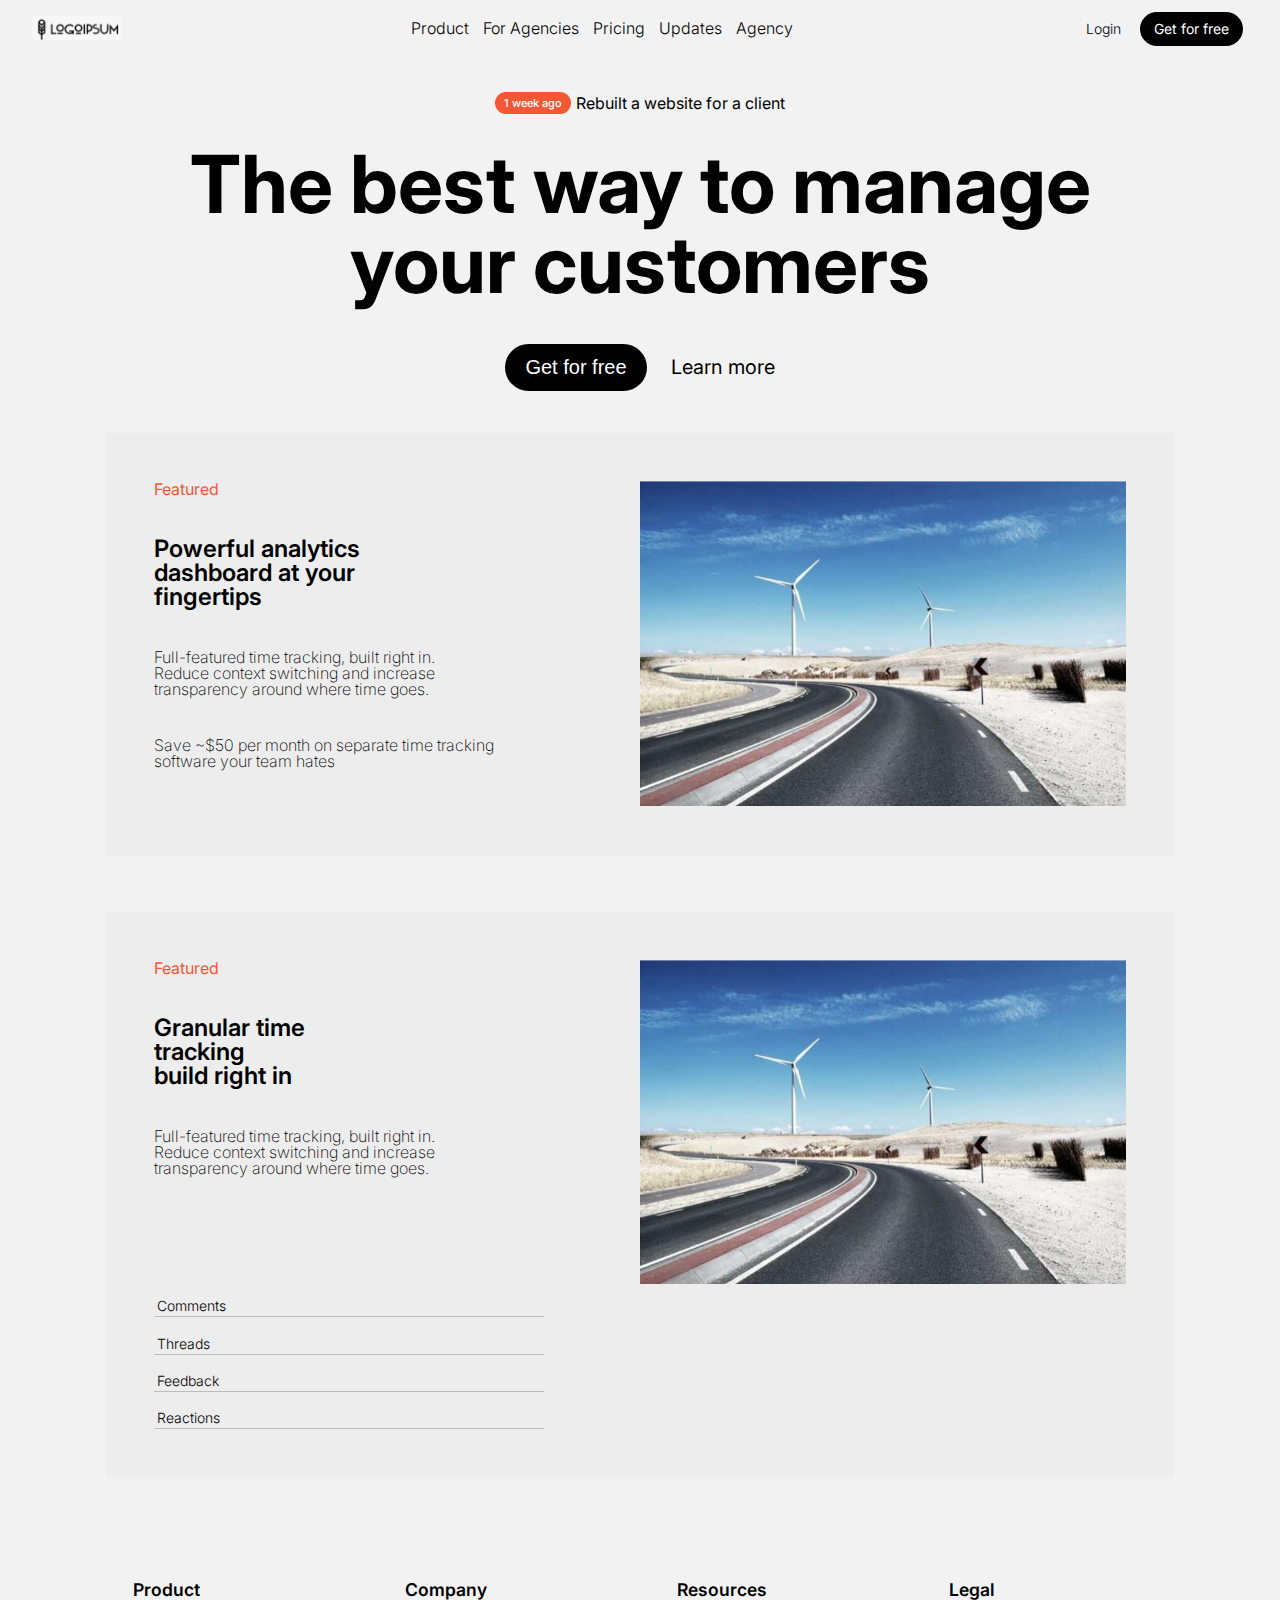
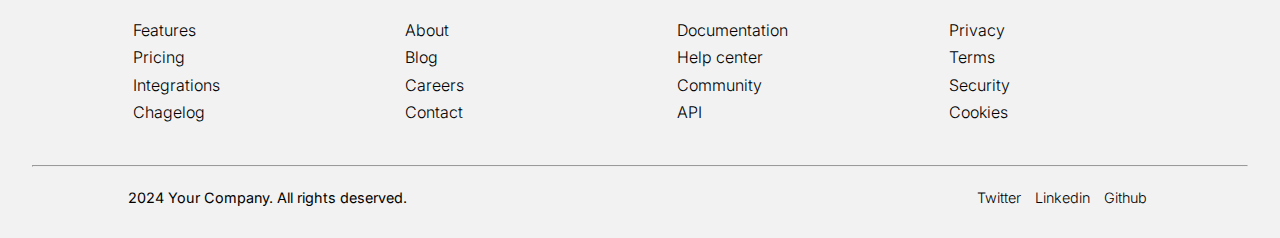
<file: basic-website/index.html>
<!DOCTYPE html>
<html lang="en">
<head>
    <meta charset="UTF-8">
    <meta name="viewport" content="width=device-width, initial-scale=1.0">
    <title>Website</title>
    <link rel="stylesheet" href="styles/reset.css">
    <link rel="stylesheet" href="styles/common.css">
    <link rel="stylesheet" href="styles/styles.css">
</head>
<body>

 
    <header>
        <img src="./assets/logo.png" alt="logo" width="90px">
        <img class="imgmobile" src="./assets/icone.png" alt="logomobile" width="30px">

        <nav>

        <div >
            <a href="#">Product</a>
            <a href="#">For Agencies</a>
            <a href="#">Pricing</a>
            <a href="#">Updates</a>
            <a href="#">Agency</a>
        </div>

    </nav>
<div class="hamburguer">
    <div class="hamburguer1"></div>
    <div class="hamburguer2"></div>
    <div class="hamburguer3"></div>
    </div>

    <div class="login">
        <a href="#">Login</a>
        <a href="#" class="btn" >Get for free</a>
    </div>
    </header>

    <main>
        <div class="first">
            <p class="detail"><span>1 week ago</span> Rebuilt a website for a client</p>
            <h1>The best way to manage <br>your customers</h1>
            <div class="login">
                <button class="btn">Get for free</button>
                <a href="#">Learn more</a>
            </div>

        </div>

        <div class="cards">
            <div class="card-1">
                <div class="card-1-column1">
                    <span class="featured">Featured</span>
                    <h2>Powerful analytics <br>dashboard at your <br>fingertips</h2>
                    <p class="text">Full-featured time tracking, built right in. <br> Reduce context switching and increase <br> transparency around where time goes.</p>
                    <p class="text2">Save ~$50 per month on separate time tracking software your team hates</p>
                </div>

                <div class="card-column-2">
                    <img src="./assets/img.png" alt="Imagem1" width="700">
                </div>

            </div>

            <br><br><br>

            <div class="card-1">
                <div class="card-1-column1">
                    <span class="featured">Featured</span>
                    <h2 class="title2">Granular time <br>tracking <br>build right in</h2>
                    <p class="text">Full-featured time tracking, built right in. <br> Reduce context switching and increase <br> transparency around where time goes.</p>
                    <div class="info">
                    <span >Comments</span>
                    <span >Threads</span>
                    <span >Feedback</span>
                    <span >Reactions</span>
                </div>

                </div>

                <div class="card-column-2">
                    <img src="./assets/img.png" alt="Imagem1" width="700">
                </div>

            </div>

        

            <footer>
                <div class="grid2">
                <div class="grid2__column1">
                    <span>Product</span>
                    <a href="#"> Features</a>
                    <a href="#"> Pricing</a>
                    <a href="#"> Integrations</a>
                    <a href="#"> Chagelog</a>

                </div>

                <div class="grid2__column2">
                    <span>Company</span>
                    <a href="#"> About</a>
                    <a href="#"> Blog</a>
                    <a href="#"> Careers</a>
                    <a href="#"> Contact</a>

                </div>

                <div class="grid2__column3">
                    <span>Resources</span>
                    <a href="#"> Documentation</a>
                    <a href="#"> Help center</a>
                    <a href="#"> Community</a>
                    <a href="#"> API</a>

                </div>

                <div class="grid2__column4">
                    <span>Legal</span>
                    <a href="#"> Privacy</a>
                    <a href="#"> Terms</a>
                    <a href="#"> Security</a>
                    <a href="#"> Cookies</a>

                </div>
            </div>
            
                <hr>

                <div class="spec">
                    <span>2024 Your Company. All rights deserved.</span>
                    <div class="social">
                        <a href="#">Twitter</a>
                        <a href="#">Linkedin</a>
                        <a href="#">Github</a>
                    </div>
                </div>

            </footer>

        </div>

    <!-- “The expert in anything was once a beginner.” -->
    <!-- Be Patient, it takes time to build something great. -->
    <!-- PS: O Cristian está aqui para ajudar portanto perguntem :) -->
    <!-- code here, let's go -->

    </main> 
</body>
 </html>
</file>
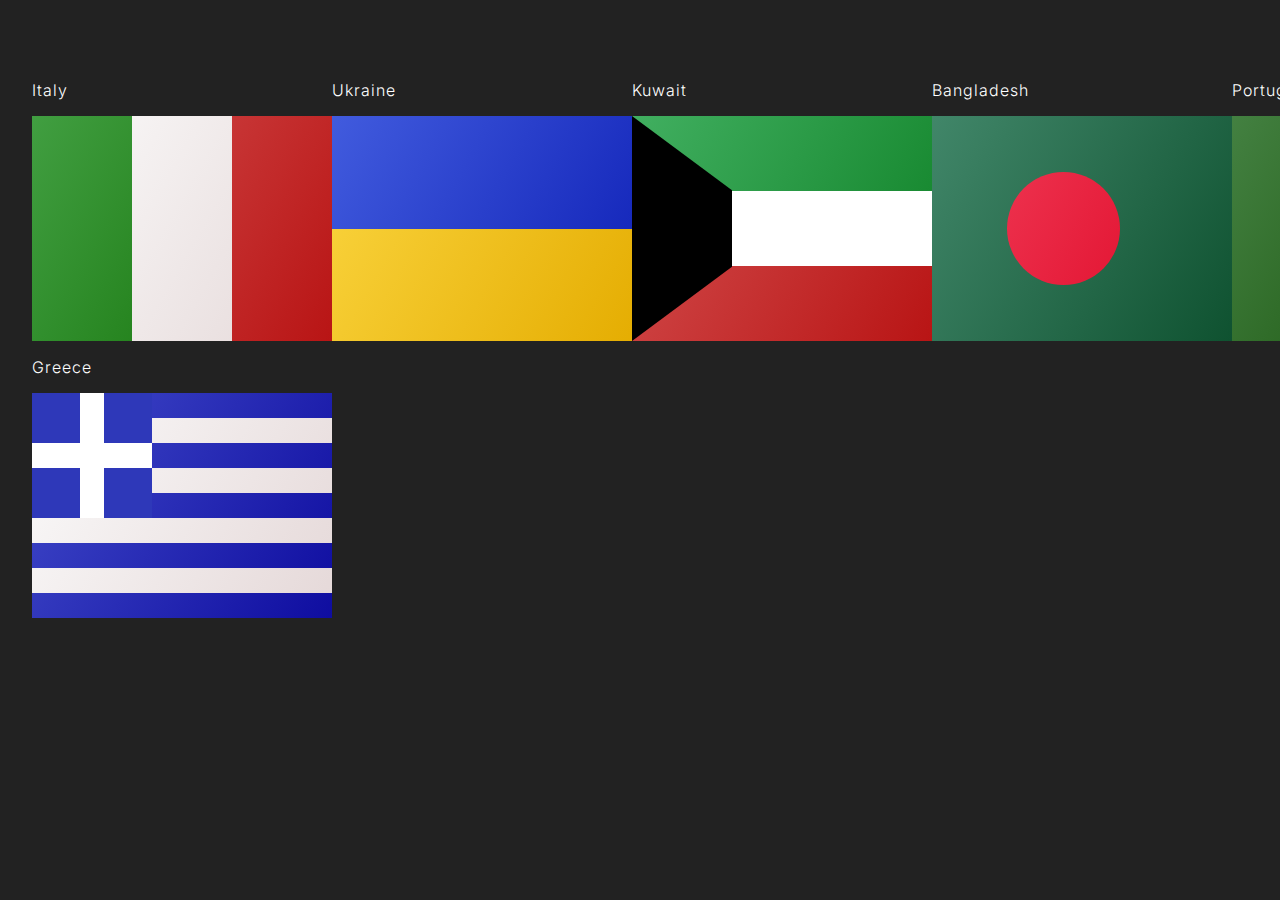
<file: css-flags/index.html>
<!DOCTYPE html>
<html lang="en">
	<head>
		<meta charset="UTF-8" />
		<meta name="viewport" content="width=device-width, initial-scale=1.0" />
		<title>Document</title>
		<link rel="stylesheet" href="styles.css" />
	</head>
	<body>
		<div class="flag_container">
			<h3 class="flag_title">Italy</h3>
			<div class="flag flag--italy">
				<div class="flag--italy--column1"></div>
    			<div class="flag--italy--column2"></div>
   				 <div class="flag--italy--column3"></div>
				 
			</div>
		</div>

		<div class="flag_container">
			<h3 class="flag_title">Ukraine</h3>
			<div class="flag flag--ukraine">
				<div class="flag--ukraine--row1"></div>
    			<div class="flag--ukraine--row2"></div>
				 
			</div>
		</div>

		<div class="flag_container">
			<h3 class="flag_title">Kuwait</h3>
			<div class="flag flag--kuwait">
				<div class="flag--kuwait--column1"></div>
				<div class="flag--kuwait--row1"></div>
    			<div class="flag--kuwait--row2"></div>
    			<div class="flag--kuwait--row3"></div>
				 
			</div>
		</div>

		<div class="flag_container">
			<h3 class="flag_title">Bangladesh</h3>
			<div class="flag flag--bangladesh">
				<div class="flag--bangladesh--circle"></div>
		 
			</div>
		</div>

		<div class="flag_container">
			<h3 class="flag_title">Portugal</h3>
			<div class="flag flag--portugal">
				<div class="flag--portugal--column1"></div>
    			<div class="flag--portugal--column2"></div>
				<div class="flag--portugal--circle"></div>
   	
			 
			</div>
		</div>

		<div class="flag_container">
			<h3 class="flag_title">Japan</h3>
			<div class="flag flag--japan">
				<div class="flag--japan--circle"></div>
				 
			</div>
		</div>

		<div class="flag_container">
			<h3 class="flag_title">Greece</h3>
			<div class="flag flag--greece">
				<div class="flag--greece--row1"></div>
				<div class="flag--greece--row2"></div>
				<div class="flag--greece--row3"></div>
				<div class="flag--greece--row4"></div>
				<div class="flag--greece--cross">
					<div class="flag--greece--crossrow"></div>
					<div class="flag--greece--crosscolumn"></div>
				</div>	 
			</div>
		</div>
	</body>
</html>
</file>
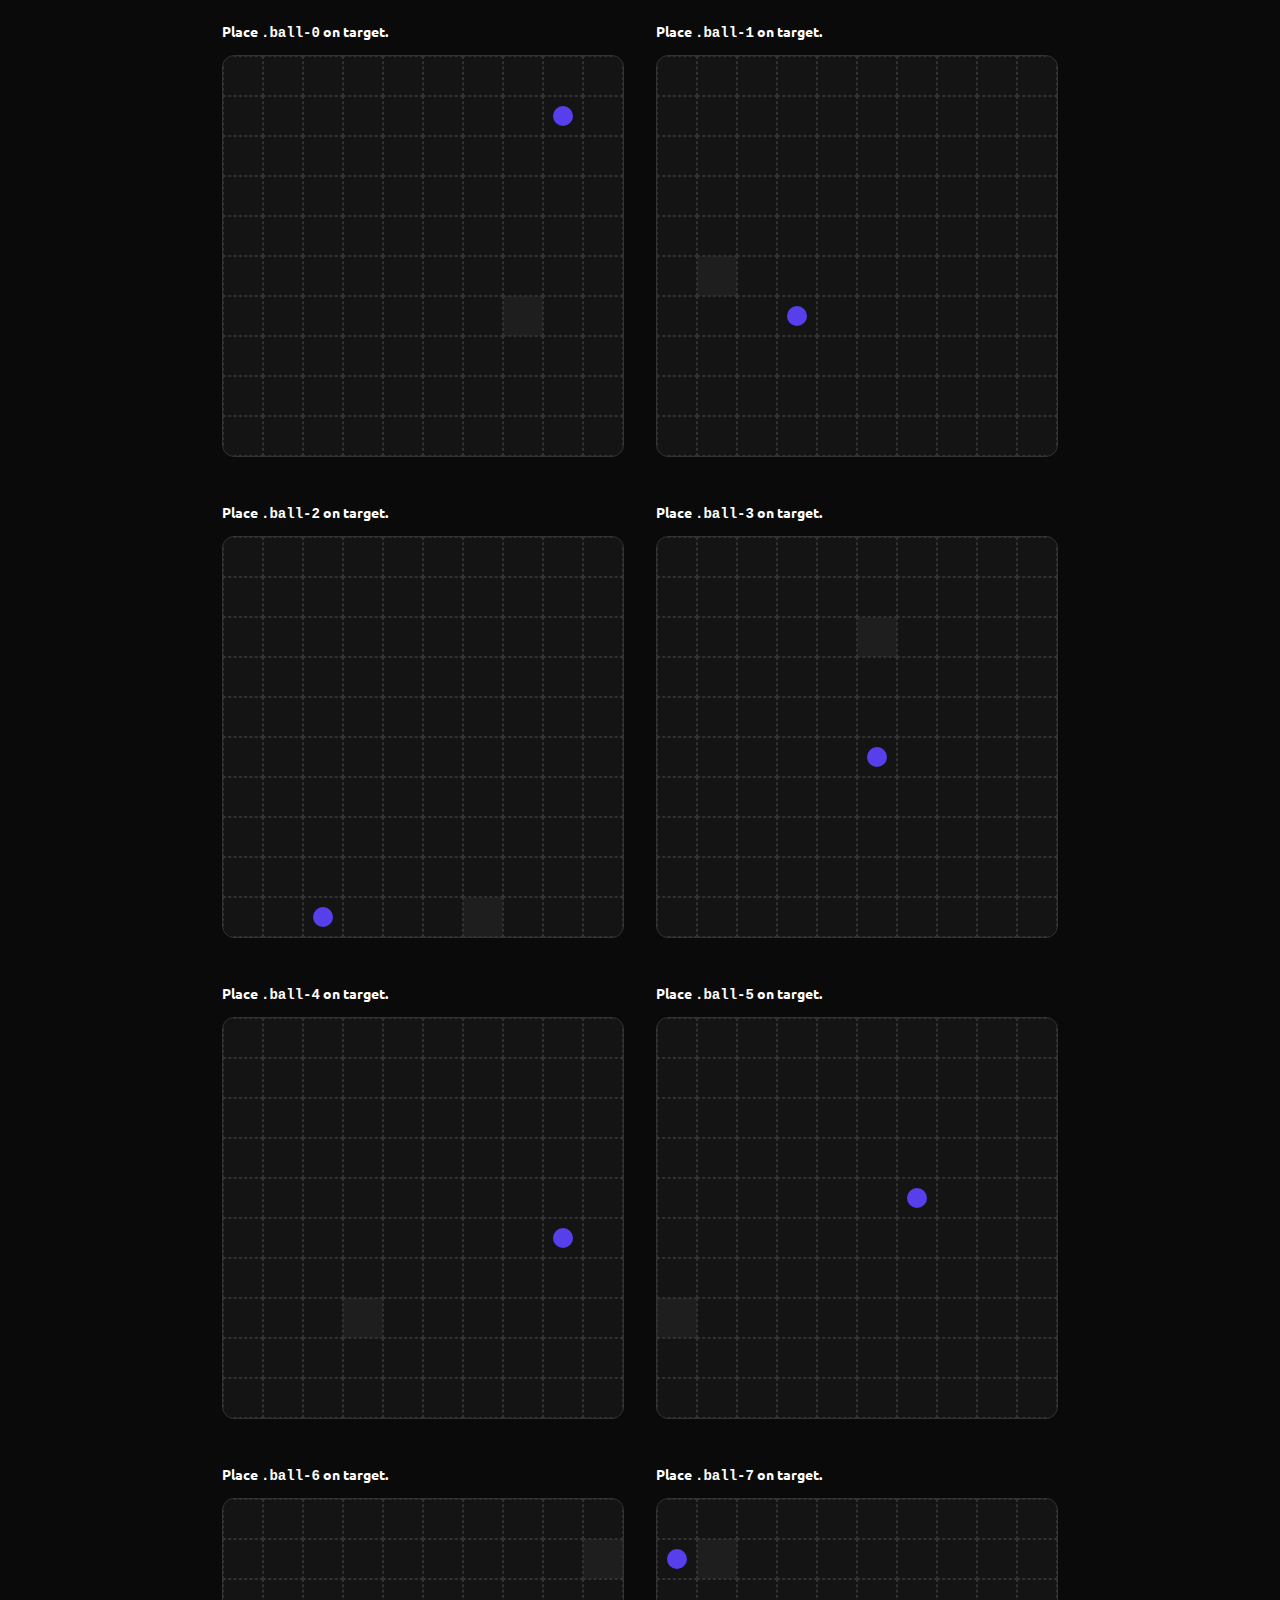
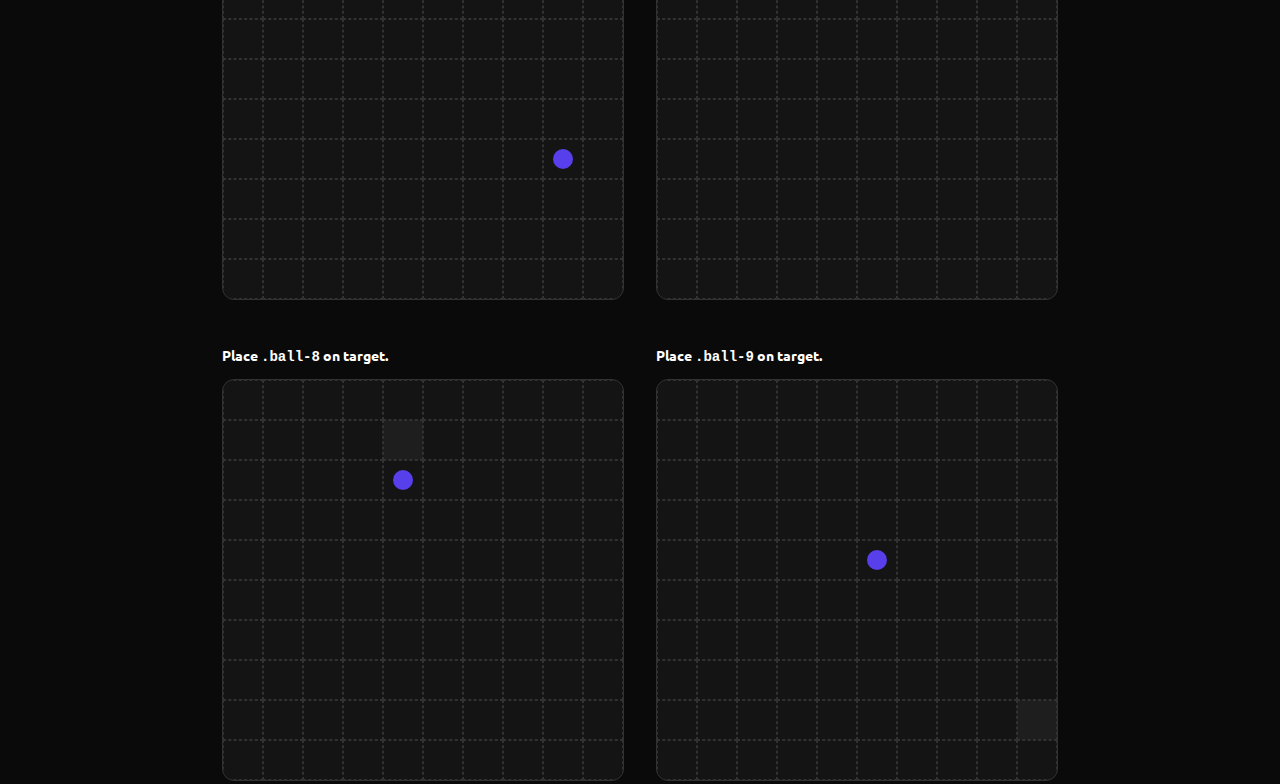
<file: css-navy-battle/index.html>
<!DOCTYPE html>
<html lang="en">
	<head>
		<meta charset="UTF-8" />
		<meta http-equiv="X-UA-Compatible" content="IE=edge" />
		<meta name="viewport" content="width=device-width, initial-scale=1.0" />
		<title>Navy Battle</title>
		<link rel="stylesheet" href="styles.css" />
	</head>
	<body>
		<section>
			<div class="description">
				<h3>
					Place
					<pre>.ball-0</pre>
					on target.
				</h3>
			</div>
			<div class="board"></div>
		</section>

		<section>
			<div class="description">
				<h3>
					Place
					<pre>.ball-1</pre>
					on target.
				</h3>
			</div>
			<div class="board"></div>
		</section>

		<section>
			<div class="description">
				<h3>
					Place
					<pre>.ball-2</pre>
					on target.
				</h3>
			</div>
			<div class="board"></div>
		</section>

		<section>
			<div class="description">
				<h3>
					Place
					<pre>.ball-3</pre>
					on target.
				</h3>
			</div>
			<div class="board"></div>
		</section>

		<section>
			<div class="description">
				<h3>
					Place
					<pre>.ball-4</pre>
					on target.
				</h3>
			</div>
			<div class="board"></div>
		</section>

		<section>
			<div class="description">
				<h3>
					Place
					<pre>.ball-5</pre>
					on target.
				</h3>
			</div>
			<div class="board"></div>
		</section>

		<section>
			<div class="description">
				<h3>
					Place
					<pre>.ball-6</pre>
					on target.
				</h3>
			</div>
			<div class="board"></div>
		</section>

		<section>
			<div class="description">
				<h3>
					Place
					<pre>.ball-7</pre>
					on target.
				</h3>
			</div>
			<div class="board"></div>
		</section>

		<section>
			<div class="description">
				<h3>
					Place
					<pre>.ball-8</pre>
					on target.
				</h3>
			</div>
			<div class="board"></div>
		</section>

		<section>
			<div class="description">
				<h3>
					Place
					<pre>.ball-9</pre>
					on target.
				</h3>
			</div>
			<div class="board"></div>
		</section>
	</body>
	<script src="main.js"></script>
</html>
</file>
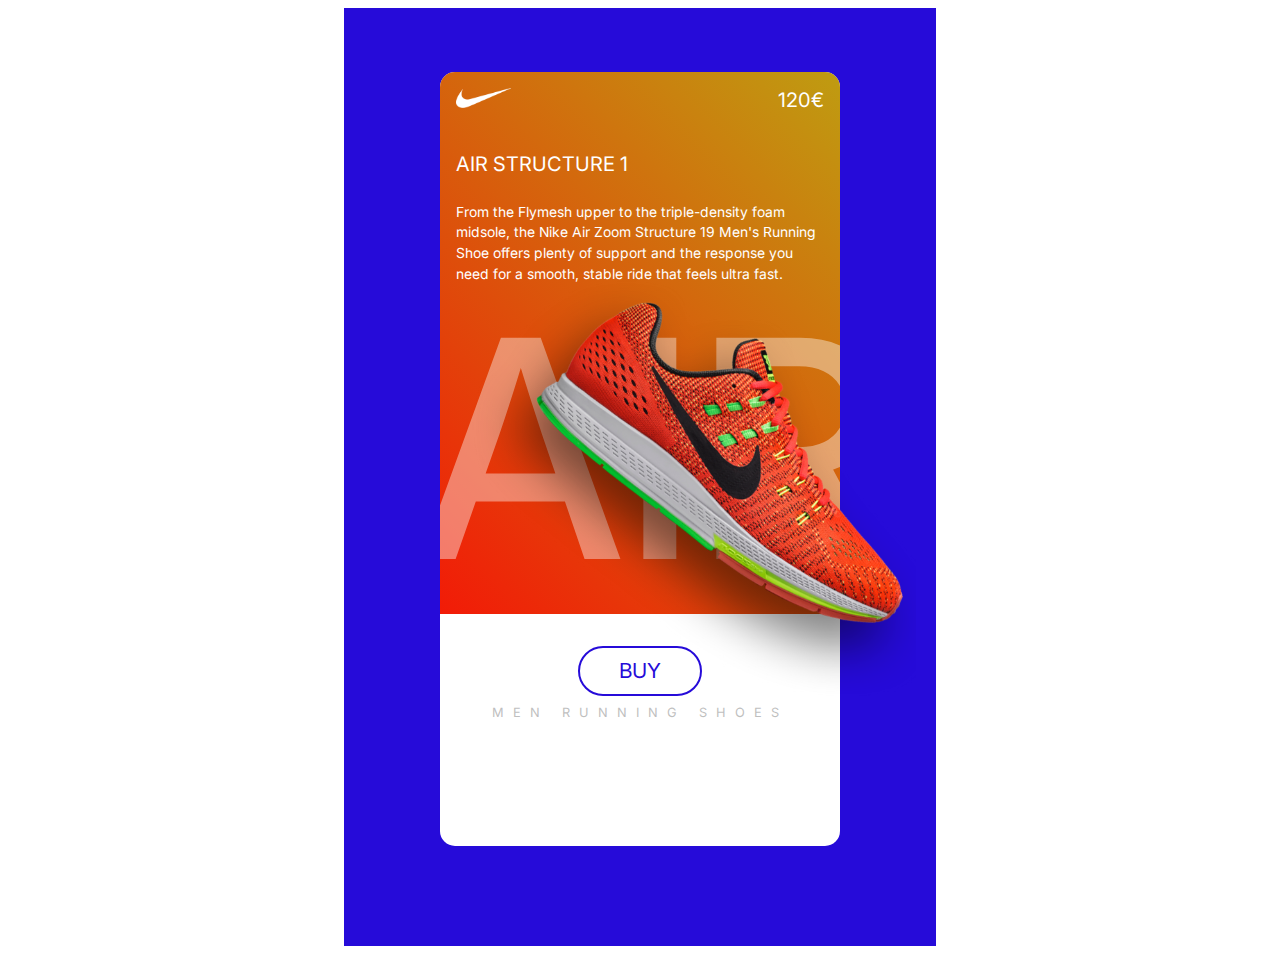
<file: exercicio-sapatilha/index.html>
<!DOCTYPE html>
<html lang="en">
<head>
    <meta charset="UTF-8">
    <meta name="viewport" content="width=device-width, initial-scale=1.0">
    <title>Document</title>
    <link rel="stylesheet" href="./styles.css">
</head>
<body>

    <main>
         <div class="card">
            <div class="card_grad">
                <div class="card_top">
                    <img src="./assets/nike.png" alt="logo nike">
                    <span>120€</span>
                </div>
                <div class="card_middle">
                    <h1>AIR STRUCTURE 1</h1>
                    <p>From the Flymesh upper to the triple-density foam midsole, the Nike Air Zoom Structure 19 Men's Running Shoe offers plenty of support and the response you need for a smooth, stable ride that feels ultra fast.</p>
                    <h2>AIR</h2>

                </div>
        
            </div>
            <div class="card_bottom">
                <button>BUY</button>
                <span>Men Running Shoes</span>
            </div>
            <img class="sapatilha" src="./assets/sapatilha.png" alt="Sapatilha" width="75%">
         </div>

    </main>
    
</body>
</html>
</file>
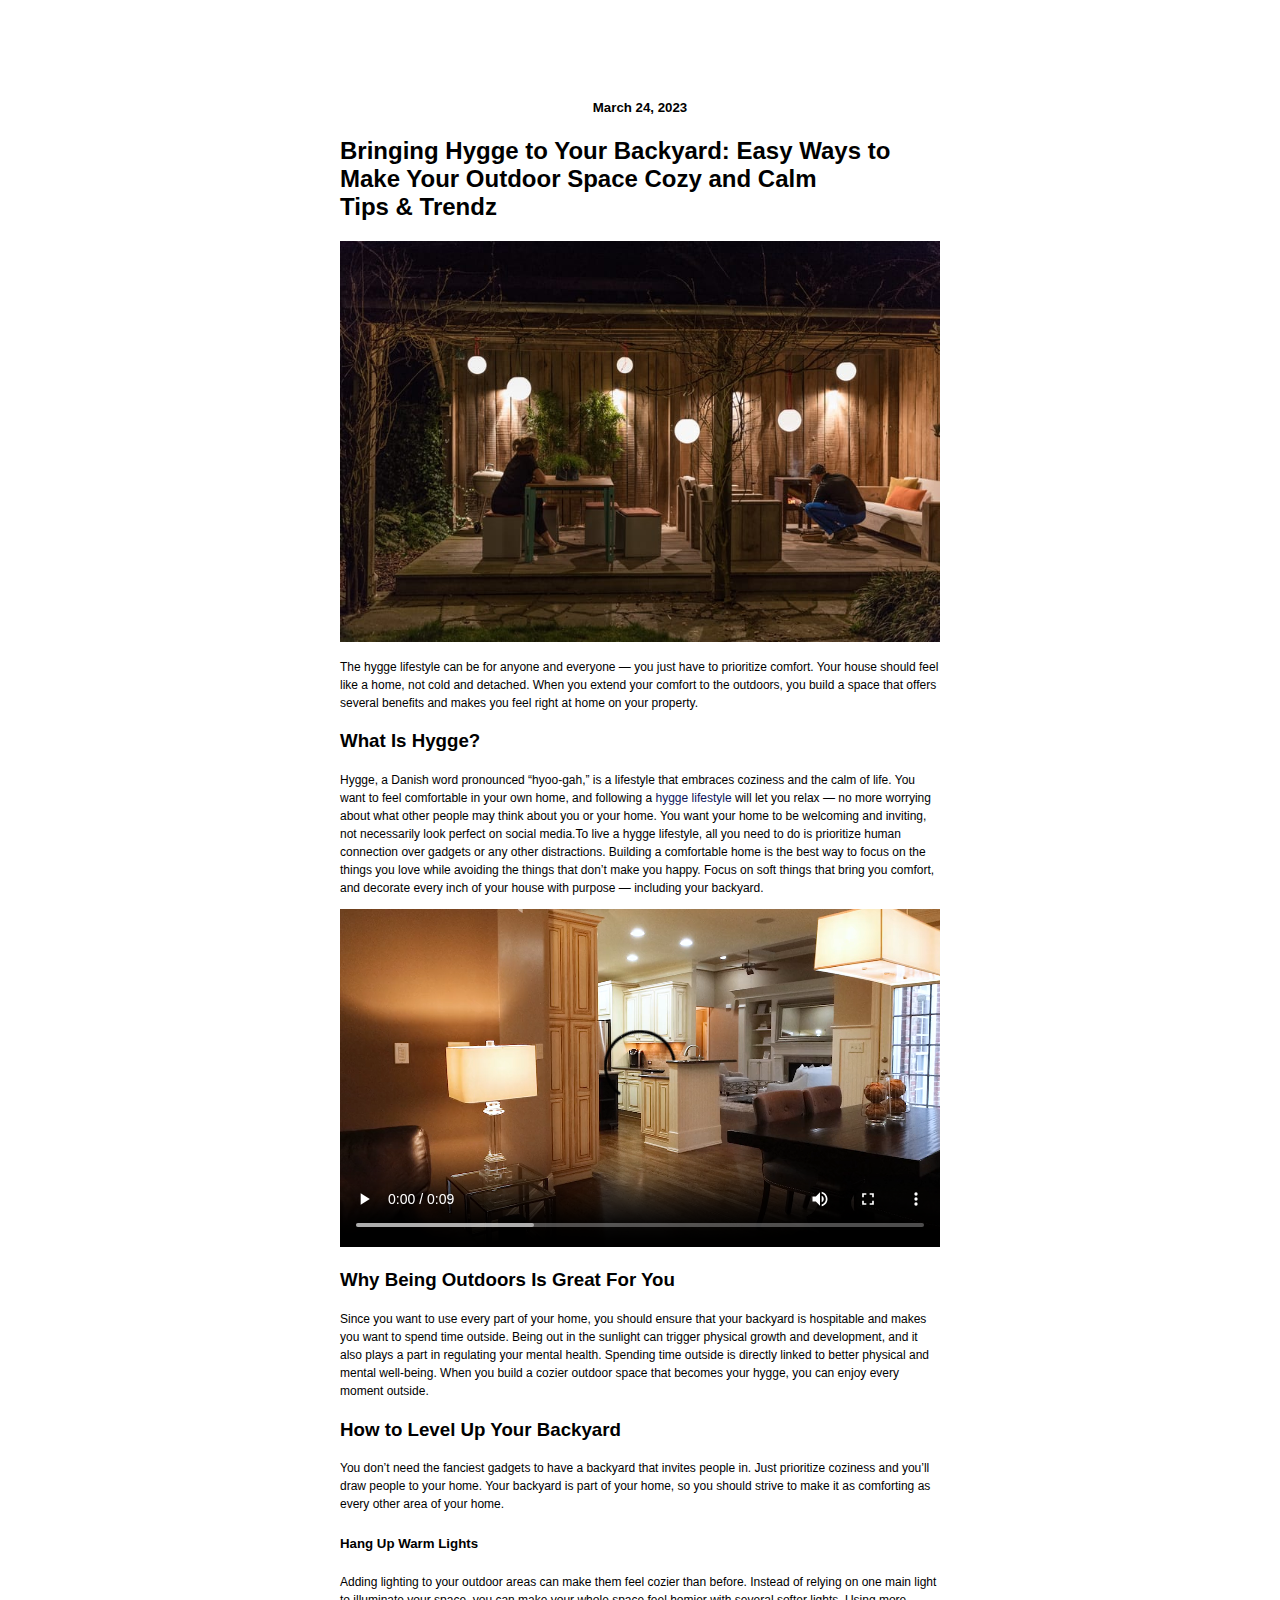
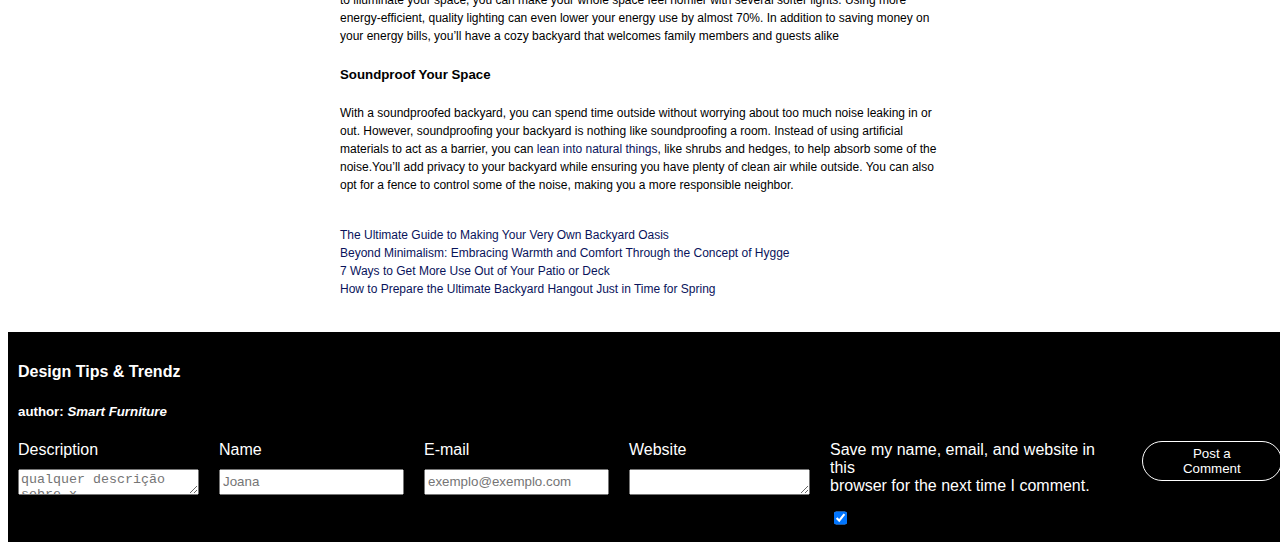
<file: t_diagnostico/index.html>
<!DOCTYPE html>
<html lang="en">
<head>
    <meta charset="UTF-8">
    <meta name="viewport" content="width=device-width, initial-scale=1.0">
    <link rel="stylesheet" href="./styles.css">
    <title>Teste Diagnóstico</title>
</head>

<body>

    <div class="container">
    <h5> March 24, 2023</h5>
    <h2>Bringing Hygge to Your Backyard: Easy Ways to Make Your Outdoor Space Cozy and Calm <br>Tips & Trendz</h2>
    

    <section class="intro">
        <img src="./assets/picture_1/picture_1-lg.jpeg" alt="Outdoor Space cozy image" width="600">
        <p>The hygge lifestyle can be for anyone and everyone — you just have to prioritize comfort. Your house should feel like a home, not cold and detached. When you extend your comfort to the outdoors, you build a space that offers several benefits and makes you feel right at home on your property.</p>
    </section>

    <section>
        <h3> What Is Hygge?</h3>
        <p>Hygge, a Danish word pronounced “hyoo-gah,” is a lifestyle that embraces coziness and the calm of life. You want to feel comfortable in your own home, and following a <a target="_blank" href="https://blog.smartfurniture.com/what-does-it-mean-to-live-a-hygge-lifestyle/">hygge lifestyle</a> will let you relax — no more worrying about what other people may think about you or your home. You want your home to be welcoming and inviting, not necessarily look perfect on social media.To live a hygge lifestyle, all you need to do is prioritize human connection over gadgets or any other distractions. Building a comfortable home is the best way to focus on the things you love while avoiding the things that don’t make you happy. Focus on soft things that bring you comfort, and decorate every inch of your house with purpose — including your backyard.
        </p>

       <video src="./assets/video/production ID_3773486_lg.mp4" controls width="600"></video>

    </section>

    <section>
        <h3> Why Being Outdoors Is Great For You</h3>
        <p>Since you want to use every part of your home, you should ensure that your backyard is hospitable and makes you want to spend time outside. Being out in the sunlight can trigger physical growth and development, and it also plays a part in regulating your mental health. Spending time outside is directly linked to better physical and mental well-being. When you build a cozier outdoor space that becomes your hygge, you can enjoy every moment outside.
        </p>

    </section>

    <section>
        <h3> How to Level Up Your Backyard</h3>
        <p>You don’t need the fanciest gadgets to have a backyard that invites people in. Just prioritize coziness and you’ll draw people to your home. Your backyard is part of your home, so you should strive to make it as comforting as every other area of your home.
        </p>

        <section>
             <h5 class="subtitle"> Hang Up Warm Lights</h5>
             <p>Adding lighting to your outdoor areas can make them feel cozier than before. Instead of relying on one main light to illuminate your space, you can make your whole space feel homier with several softer lights. Using more energy-efficient, quality lighting can even lower your energy use by almost 70%. In addition to saving money on your energy bills, you’ll have a cozy backyard that welcomes family members and guests alike
            </p>
        </section>

        <section>
            <h5 class="subtitle"> Soundproof Your Space</h5>
            <p>With a soundproofed backyard, you can spend time outside without worrying about too much noise leaking in or out. However, soundproofing your backyard is nothing like soundproofing a room. Instead of using artificial materials to act as a barrier, you can <a href="https://www.soundproofcow.com/soundproofing-tips-backyard/">lean into natural things</a>, like shrubs and hedges, to help absorb some of the noise.You’ll add privacy to your backyard while ensuring you have plenty of clean air while outside. You can also opt for a fence to control some of the noise, making you a more responsible neighbor.
           </p>
       </section>
     </section>

     <br>
    

     <section>
        <a class="links" target="_blank"   href="https://blog.smartfurniture.com/the-ultimate-guide-to-making-your-very-own-backyard-oasis/">The Ultimate Guide to Making Your Very Own Backyard Oasis</a>
        <a class="links" target="_blank"  href="https://blog.smartfurniture.com/beyond-minimalism-embracing-warmth-and-comfort-through-the-concept-of-hygge/">Beyond Minimalism: Embracing Warmth and Comfort Through the Concept of Hygge </a>
        <a class="links" target="_blank"  href="https://blog.smartfurniture.com/7-ways-to-get-more-use-out-of-your-patio-or-deck/">7 Ways to Get More Use Out of Your Patio or Deck</a>
        <a class="links"target="_blank"  href="https://blog.smartfurniture.com/how-to-prepare-the-ultimate-backyard-hangout-just-in-time-for-spring/">How to Prepare the Ultimate Backyard Hangout Just in Time for Spring</a>
     </section>
</div>

<br><br>

<footer class="divider">
    <h4>Design Tips & Trendz</h4>
    <h5 class="author">author:
        <i>Smart Furniture</i>
    </h5>

    <form method="POST">

     <section>
        <label for="Descript">Description</label>
        <textarea  class="FormInput" name="Description" id="Descript" required maxlength="100" minlength="30" placeholder="qualquer descrição sobre x"></textarea>
        </section>

    <section >

        <label for="FirstName">Name</label>
        <input  class="FormInput" type="text" name="Name" id="FirstName" required placeholder="Joana">

    </section>

    <section >
        <label for="Email">E-mail</label>
        <input  class="FormInput" type="email" name="E-mail" id="Email" required pattern="[a-z0-9._%+-]+@[a-z0-9.-]+\.[a-z]{2,4}$" placeholder="exemplo@exemplo.com" >
    </section>

    <section >
        <label for="Site">Website</label>
       <textarea  class="FormInput" name="Website" id="Site" maxlength="40" minlength="15"></textarea>
    </section>
    <section >
        <label for="checkbox">Save my name, email, and website in this <br>browser for the next time I comment.</label>
        <input  class="FormInput" type="checkbox" name="saveMyName" id="checkbox" checked required >
    </section>

    <button>Post a Comment</button>


    </form>
</footer>
</body>
</html>
</file>
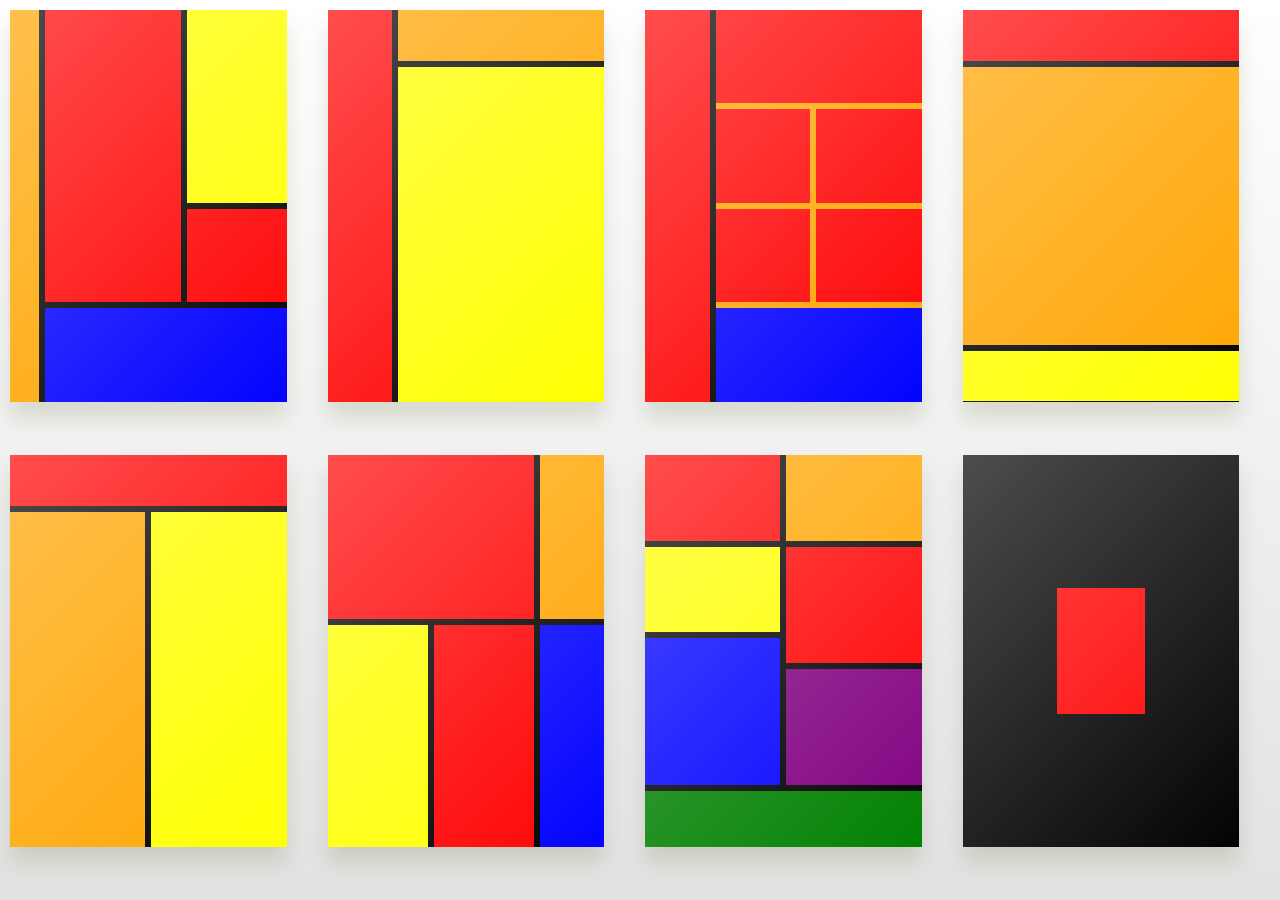
<file: t_mondrian/index.html>
<!DOCTYPE html>
<html lang="en">
<head>
    <meta charset="UTF-8">
    <meta name="viewport" content="width=device-width, initial-scale=1.0">
    <title>Document</title>
    <link rel="stylesheet" href="reset.css">
    <link rel="stylesheet" href="style.css">
</head>
<body>
    
    <div class="container">
        <div class="board board-1">
            <div class="area red-1"></div>
            <div class="area orange"></div>
            <div class="area yellow"></div>
            <div class="area red-2"></div>
            <div class="area blue"></div>
        </div>
        <div class="board board-2 ">
            <div class="area red"></div>
            <div class="area orange"></div>
            <div class="area yellow"></div>
        </div>
        <div class="board board-3">
            <div class="area red"></div>
            <div class="area orange">
                <div class="sub-area red-1"></div>
                <div class="sub-area red-2"></div>
                <div class="sub-area red-3"></div>
                <div class="sub-area red-4"></div>
                <div class="sub-area red-5"></div>
                <div class="sub-area blue"></div>
            </div>
            
        </div>
        <div class="board board-4">
            <div class="area red"></div>
            <div class="area orange"></div>
            <div class="area yellow"></div>
        </div>
        <div class="board board-5">
              <div class="area red"></div>
            <div class="area orange"></div>
            <div class="area yellow"></div>
        </div>
        <div class="board board-6">
             <div class="area red-1"></div>
            <div class="area orange"></div>
            <div class="area yellow"></div>
            <div class="area red-2"></div>
            <div class="area blue"></div>
        </div>
        <div class="board board-7">
            <div class="area red-1"></div>
            <div class="area orange"></div>
            <div class="area yellow"></div>
            <div class="area red-2"></div>
            <div class="area blue"></div>
            <div class="area purple"></div>
            <div class="area green"></div>
        </div>
        <div class="board board-8">
            <div class="area red"></div>
        </div>
    </div>
</body>
</html>
</file>
<file: basic-website/styles/common.css>
@import url("https://fonts.googleapis.com/css2?family=Inter:wght@100;200;300;400;500;600;700;800;900&display=swap");

:root {
    --bg: #f7f7f7;
    --black: black;
    --black-3: #00000080;
    --borders: #00000014;
    --black-2: #000c;
    --alt-bg: #ededed;
    --off-white: #f1f1f1;
    --accent: #ea5d31;
    --alt-bg-2: #f0f0f0;
    --ultra-light-text: #777;
    --borders-dark-bg: #ffffff0d;
    --figma-purple: #8d4cf6;

    --font-family: 'Inter', sans-serif;
}

body {
    font-family: var(--font-family);
}
</file>
<file: basic-website/styles/styles.css>
body {
    background-color: #F2F2F2;
    padding: 1rem 2rem;
    box-sizing: border-box;
}

/* header */

header{
    display: flex;
    justify-content: space-between;
    align-items: center;

}

nav{
  margin: 0 auto;
}

.imgmobile{
    display: none;
}

a{
    text-decoration: none;
    color: #000000;
    font-weight: 300;
    margin: 5px; 
}

.login a {
    font-size: 14px; 
    
}

.login .btn{
    background-color: black;
    padding: 0.6em 1em;
    border-radius: 60px;
    color: white;
    border: none;
    margin-left: 10px;
    font-weight: 400;
    
}

.detail {
    margin-top: 20px;
    display: flex; 
    align-items: center;
    gap: 5px;
}

p span {
    background-color: #F25835;
    color: white;
    border-radius: 50px;
    padding: 0.5em 0.8em ;
    font-size: 11px;
    font-weight: 500;
}

/* responsive 1 1024 */

@media screen and (max-width: 1024px) {
    
    nav{
        display: none;
    }

    .login{
        margin-right: 3rem;
    }

    header{
        position: relative;
   }
    .hamburguer{
        display: flex;
        flex-direction: column;
        position:absolute;
        right: 0;
    }

    .hamburguer1{
        content:'';
        border-bottom: 5px solid black;
        border-radius: 40px;
        width: 2rem;
        display: block;
    }

    .hamburguer2 {
        content:'';
        border-bottom: 5px solid black;
        border-radius: 40px;
        margin-top: 4px;
        width: 2rem;
        display: block;
    }

    .hamburguer3 {
        content:'';
        border-bottom: 5px solid black;
        border-radius: 40px;
        margin-top: 4px;
        width: 2rem;
        display: block;
    }
}

/* responsive 2 768 */

@media screen and (max-width: 768px) {

    .login{
        margin: 0 auto;
    }

    .imgmobile{
    display: block;
}

    header{
        justify-content: flex-start;
        position: relative;
   }

    nav, header img {
        display: none;
    }

    .hamburguer{
        display: flex;
        flex-direction: column;
        position:absolute;
        right: 0;
    }

    .hamburguer1, .hamburguer2, .hamburguer3 {
        content:'';
        border-bottom: 5px solid black;
        border-radius: 40px;
        width: 2rem;
        display: block;
    }
}

/* hero section */

.first {
   display: flex;
  flex-direction: column;
    justify-content: center;
    align-items: center;
    gap: 30px;
     margin-bottom: 2rem;
     margin-top: 2rem;

}

.first h1 {
    font-size: 80px;
    text-align: center;
    font-weight: 700;
}

.first .login .btn, .first .login a {
    font-size: 20px;
    font-weight:400;
    margin: 0.5em;
}

/* responsive 1 1024 */

@media screen and (max-width: 1024px){
    .first h1 {
    font-size: 60px;
}

.detail {
    margin-top: 4rem; 
    justify-content: center;
}
}
/* responsive 2 768 */

@media screen and (max-width: 768px){
    .first h1 {
    font-size: 40px;
}

.detail {
    margin-top: 40px; 
}
}

/* cards */

.cards {
    height: 150vh;
}

.card-1{
    padding:3rem ;
    background-color: #EDEDED;
    width: 80%;
    margin: auto;
    display: grid;
    grid-template-columns: 1fr 1fr;
    position: relative;
    position:sticky;
    top: 0;
    margin-bottom: 0.5rem;

}

.card-1-column1 {
    grid-column:1 ;
    display: flex;
    flex-direction: column;
    justify-content: flex-start;
    gap: 2.5rem;
    padding-right: 6rem;

}

.card-1-column1 .featured {
    color:#F25835 ;
    grid-row: 1/2;
}

.card-1 h2 {
    font-size: 1.5rem;
    grid-row: 2/3;
    font-weight: 600;
}

.card-column-2{
 grid-column: 2;
}

   .card-column-2 img {
     max-width: 100%;
  width: clamp(200px, 40vw, 600px);
  height: auto;
 }


/* responsive 1 1024 */

@media screen and (max-width: 1024px){
    .card-column-2 img {
    padding: 0;
 }

 .card-1{
     margin-bottom: 2rem;  
 }

 .card-1-column1{
      font-size: clamp(0.3rem, 2vw, 0.9rem);
    gap: 0.9rem;
     line-height: clamp(0.6rem, 3vw, 1.2rem);
 }

 .card-1-column1 h2{
    line-height: 1.8rem;
 }

 br{
    display: none;
 }
}

/* responsive 2 768 */
@media screen and (max-width: 768px){
    .card-1{
        align-items: center;
        justify-content: center;
        padding: 1.5rem;
        margin-top: 1rem;
    }
    .card-1-column1 {
     grid-column: span 2;
    text-align: center;
    align-items: center;
    padding: 0;
    gap: 1.5em;rem;
}
.card-column-2{
    padding: 1rem;
    grid-column: span 2;
    margin: 0 auto;
}
 .card-1-column1 .featured {
    color:#F25835 ;
    grid-row: 1/2;
}
 .card-column-2 img {
    margin-top: 1rem;
    padding: 0;
    width: 100%;
 }

 br {
    display: none;
 }

}
 @media screen and (max-width: 393px){
    .featured {
   font-size: 1.3rem;

   }

   .card-1-column1{
    font-size: clamp(0.8rem, 2vw, 0.9rem);
    line-height: clamp(1rem, 3vw, 1.2rem);
   }

   .card-1{
    position: sticky;
     top: 0;
   }

}

.text,.text2 {
    font-weight: 200;  
}

.info {
  display: flex;
  flex-direction: column;
  gap: 1rem;
  margin-top: 5rem;
}

.info span {
    font-weight:300;
    border-bottom: 1px solid rgba(0, 0, 0, 0.2);
    padding: 0.2rem;
    font-size: 14px;

    
}
/* responsive 1 1024 */

@media screen and (max-width: 1024px){
.info {
    display: flex;
 flex-direction: row;
  font-size: clamp(0.3rem, 2vw, 1.1rem);
   margin-top: 1rem;
 
}
}

@media screen and (max-width: 768px){
.info {
  width:530px ;
  margin-bottom:1rem ;
}
.info span {
    font-size: 1rem;
    padding: 0.7rem;
    margin: 0 auto;
}
}

@media screen and (max-width: 393px){
.info {
    display: flex;
    flex-direction: column;
    margin: 0;
}
.info span {
    font-size: 1rem;
    padding:0;
}
}

.grid2 {

    display: grid;
    grid-template-columns: 1fr 1fr 1fr 1fr;
    gap: 4rem;
    padding: 6rem 6rem 2rem 6rem ;
    
    
}

.grid2 span{
    margin-bottom: 1rem;
    margin-left: 5px;
    font-weight: 600;
    font-size: 1.1rem;
}

.grid2__column1 {
    display: flex;
    flex-direction: column;
    gap: 0.1rem;
    grid-column: 1/2;
}

.grid2__column2 {
    display: flex;
    flex-direction: column;
    gap: 0.1rem;
    grid-column: 2/3;
}

.grid2__column3 {
    display: flex;
    flex-direction: column;
    gap: 0.1rem;
    grid-column: 3/4;
}

.grid2__column4 {
    display: flex;
    flex-direction: column;
    gap: 0.1rem;
    grid-column: 4/5;
}

hr {
    color: black;
}

.spec {

  padding: 1rem 6rem 2rem;
    display: flex;
    justify-content: space-between;
    font-size: 0.9rem;
}
@media screen and (max-width: 1024px){

    .grid2 {
    gap:4rem;
    padding:5rem 0 0 5rem ;  
    
    
}

hr{
    margin-top: 3rem;
}
}

@media screen and (max-width: 768px){
    .grid2 {
    gap: 1rem;
    padding: 3rem 0 0 5rem ;  
    
}

hr{
    margin-top: 3rem;
}
}

@media screen and (max-width: 393px){

    body {
    padding: 1rem 1rem 0.5rem  ;

}

    .grid2 {
    display:grid ;
    grid-template-columns: 1fr 1fr;
    grid-template-rows: 1fr 1fr;
    font-size:0.8rem ;
    row-gap: 1rem;
   padding-left: 4rem;

}
.grid2__column1{
     grid-column: 1/2;
    grid-row: 1;
}

.grid2__column2{
     grid-column: 2/3;
    grid-row: 1;
}

.grid2__column3{
     grid-column: 1/2;
    grid-row: 2;
}

.grid2__column4{
     grid-column: 2/3;
    grid-row: 2;
}

.spec{
    padding: 1rem 0rem 2rem;
    justify-content: center;
    font-size: 0.9rem;
    gap: 1rem;
    align-content: flex-start;
    align-items: center;
    flex-direction: column-reverse;
}
}
</file>
<file: css-flags/styles.css>
@import url('https://fonts.googleapis.com/css2?family=Inter:wght@100;200;300;400;500;600;700;800;900&display=swap');

:root {
    font-family: 'Inter', sans-serif;
    --page-background: #222;
    --flag-width: 300px;
}

html,
body {
    margin: 0;
    padding: 32px 16px;
    background: var(--page-background);
    color: white;
}

body {
    display: grid;
    grid-template-columns: repeat(6, 1fr);
}

.flag {
    width: var(--flag-width);
    aspect-ratio: 4/3;
    background: gainsboro;
    position: relative;
    
}

.flag::after {
    content: '';
    display: block;
    position: absolute;
    top: 0;
    left: 0;
    width: 100%;
    height: 100%;
    background-image: linear-gradient(120deg, rgba(240, 240, 240, 0.271), rgba(92, 13, 13, 0.162));
}

.flag_title {
    font-size: 16px;
    font-weight: 300;
    letter-spacing: 1px;
}
.flag--italy{
    display: grid;
    grid-template-columns: 1fr 1fr 1fr;

}

.flag--italy--column1 {
    grid-column: 1;
    background-color: green;
}

.flag--italy--column2 {
    grid-column: 2;
    background-color: white;
}

.flag--italy--column3 {
    grid-column: 3;
    background-color: #ca1616;
}

.flag--ukraine {
    display: grid;
    grid-template-rows: 1fr 1fr;
}

.flag--ukraine--row1 {
    grid-row: 1;
    background-color: rgb(0 36 215);
}

.flag--ukraine--row2 {
    grid-row: 2;
    background-color: rgb(255 204 0);
}


.flag--kuwait {
    display: grid;
    grid-template-rows: 1fr 1fr 1fr;
    grid-template-columns: 1fr 1fr 1fr;
    overflow: hidden;
}

.flag--kuwait--row1,
.flag--kuwait--row2,
.flag--kuwait--row3 {
    grid-column: 1 / 4;
}



.flag--kuwait--row1 {
    grid-row: 1;
    background-color: rgb(0, 151, 43);
}

.flag--kuwait--row2 {
    grid-row: 2;
    background-color: rgb(255, 255, 255);
    z-index: 1; 
}


.flag--kuwait--row3 {
    grid-row: 3;
    background-color: #ca1616;
}

.flag--kuwait--column1 {
    grid-row: 1 / 4;
    grid-column: 1 / 2;
    background-color: #000;
    clip-path: polygon(0 0, 100% 33%, 100% 67%, 0% 100%);
    z-index: 2;  
}

.flag--bangladesh{
    display: grid;
    background-color: #005f37;
    grid-template-columns: 1fr 1fr 1fr 1fr 1fr 1fr 1fr 1fr;
    grid-template-rows:1fr 1fr 1fr 1fr 1fr 1fr 1fr 1fr;
}

.flag--bangladesh--circle {
    grid-column: 3/6;
    grid-row: 3 / 7;
    background-color: #f40025;
    border-radius: 600px;
}

.flag--portugal{
    display: grid;
    grid-template-columns: 1fr 1fr 1fr 1fr 1fr 1fr 1fr 1fr 1fr  ;
    grid-template-rows: 1fr 1fr 1fr 1fr 1fr ;

}

.flag--portugal--column1 {
grid-column: 1/5;
 grid-row: 1/6;
 background-color: #035700;
}

.flag--portugal--column2 {
    grid-column: 5 / 10;
    grid-row: 1/6 ;
    background-color: #ff0000;
   }

.flag--portugal--circle{
    grid-column: 3 / 7;
    grid-row: 2 / 5;
    background-color: #fbff00;
    border-radius: 200px;
}

.flag--japan {
    display: grid;
    grid-template-columns: 1fr 1fr 1fr 1fr 1fr 1fr 1fr  1fr 1fr 1fr 1fr;
    grid-template-rows:1fr 1fr 1fr 1fr 1fr ;
    background-color: white;
}

.flag--japan--circle {
    grid-column: 4 / 9;
    grid-row: 2 / 5;
    background-color: #b6001e;
    border-radius: 200px;
}


.flag--greece {
    background-color: rgb(0, 13, 188);
    display: grid;
    grid-template-rows:1fr 1fr 1fr 1fr 1fr 1fr 1fr 1fr 1fr;
    grid-template-columns:1fr 1fr 1fr 1fr 1fr  ;
}

.flag--greece--row1, .flag--greece--row2, .flag--greece--row3 , .flag--greece--row4{
    background-color: white;
    grid-column: 1/10;
}


.flag--greece--row1 {
    grid-row: 2;
}

.flag--greece--row2 {
    grid-row: 4;
}

.flag--greece--row3 {
    grid-row: 6;
}

.flag--greece--row4 {
    grid-row: 8;
}

.flag--greece--cross {
    z-index: 2;
    background-color: rgb(46 56 185);
    grid-column: 1 / 3;
    grid-row: 1/6;
    display: grid;
    grid-template-rows:1fr 1fr 1fr 1fr 1fr;
    grid-template-columns:1fr 1fr 1fr 1fr 1fr;
}

.flag--greece--crossrow {
    grid-row: 3;
    grid-column: 1/6;
    background-color: white;
}

.flag--greece--crosscolumn {
    grid-column: 3;
    grid-row: 1/6;
    background-color: white;
}
</file>
<file: css-navy-battle/styles.css>
@import url(https://fonts.googleapis.com/css?family=Ubuntu:300,300italic,regular,italic,500,500italic,700,700italic);

html,
body {
    font-family: Ubuntu;
    font-weight: 400;
    font-size: 16px;
    background: rgba(10, 10, 10, 1);
    display: flex;
    flex-wrap: wrap;
    gap: 32px;
    justify-content: center;
    color: white;
    font-size: 12px;
}

.board {
    border: 1px solid rgba(50, 50, 50, 1);
    background: rgba(20, 20, 20, 1);
    display: flex;
    align-content: flex-start;
    flex-wrap: wrap;
    border-radius: 12px;
    overflow: hidden;
}

.cell {
    border: 0.5px dashed rgba(50, 50, 50, 1);
    display: inline-block;
    margin: 0;
    padding: 0;
    box-sizing: border-box;
}

.target {
    background-color: rgba(30, 30, 30, 1);
}

.ball {
    width: 20px;
    height: 20px;
    background: rgb(87, 64, 236);
    position: absolute;
    margin: 10px;
    border-radius: 100%;
}

pre {
    display: inline;
}



/* Coloca o teu CSS a partir daqui */
.board{
    position: relative;
    font-size: 40px;
}
.ball-0 {
    position: absolute;
    top:1em;
    right:1em;
    
}   

.ball-1 {
    position: absolute;
    left:3em;
    top: 6em;
}

.ball-2 {
    position: absolute;
    left:2em;
    top: 9em;
}

.ball-3 {
    position: absolute;
    left:5em;
    top: 5em;
}   

.ball-4 {
    position: absolute;
    left:8em;
    top: 5em;
}

.ball-5 {
    position: absolute;
    left:6em;
    top: 4em;
}

.ball-6 {
    position: absolute;
    left:8em;
    top: 6em;
}

.ball-7 {
    position: absolute;
    left:0;
    top: 1em;
}

.ball-8 {
    position: absolute;
    left:4em;
    top: 2em;
}

.ball-9 {
    position: absolute;
    left:5em;
    top: 4em;
}
</file>
<file: exercicio-sapatilha/styles.css>
@import url('https://fonts.googleapis.com/css2?family=Inter:ital,opsz,wght@0,14..32,100..900;1,14..32,100..900&display=swap');


* {
    font-family: "Inter", sans-serif;
    font-weight: 400;
    
}



main{
    background-color: #260BD9;
    width: 100%;
    max-width: 400px;
    height: 90vh ;
    margin: auto;
    padding: 4rem 6rem;
    position: relative;
}

.card {
    background-color: white;
    border-radius: 15px;
    height: 86vh ;

}

.card span,h1 {
    color: white;
    font-size: 20px;

}

.card_grad {
    background: linear-gradient(45deg, #F21B07, #bf9c11);
    padding:1rem ;
    border-radius: 15px 15px 0 0;
    height: 510px;
    position: relative;
    overflow: hidden;
}

.card_top {
    display: flex;
    justify-content: space-between;
    
}

.card_top img {
    height: 20px;
    width: auto;
}

.card_middle {
    margin-top: 2.5rem;

}

.card_middle p {
    font-size: 0.87rem;
    line-height: 1.3rem;
    margin-top: 1.6rem;
    color: white;
 
}

h2{
    font-size: 19rem;
    position: absolute;
    left: 50%;
    transform: translate(-47%, -78%);
    font-weight: 500;
    color: white;
    opacity: 0.4;
}

.card_bottom{
    display: flex;
    flex-direction: column;
    align-items: center;
}

button {
    font-size: 1.3em;
    width: 6em;
    margin-top: 2rem;
    padding: 0.5em 1em;
    border-radius: 2em;
  border: 0.1em solid #260BD9;
    background-color: white;
    color: #260BD9;
    z-index: 20;
}

button:hover {
    background-color: #260BD9;
    cursor: pointer;
    color: white;
}

.card_bottom span {
    color: #bfbfbf;
    font-weight: 400;
    letter-spacing: 0.7em;
    font-size: 0.8em;
    margin-top: 0.6rem;
    text-transform: uppercase;
}


.sapatilha {
    position: absolute;
    top: 17rem;
    left: 8rem;
}
</file>
<file: t_diagnostico/styles.css>
// font-family: Arial, Helvetica, sans-serif;
html,
body {
    margin: 0;
    padding: 0;
    font-family: Arial, Helvetica, sans-serif;
   
}

h1,h2, h3, h4, h5,p,a, label,button{
    font-family: Arial, Helvetica, sans-serif;
}

.container {
    max-width: 600px;
    margin: 100px auto 0 auto;
   
    

} 

p{
    font-size: 12px;
    line-height:18px ;
}

h5 {
    text-align: center;
}

a{
    text-decoration: none;
    color:  #09135b;
}

.subtitle {
    text-align: left;
}

.links {
    display: block;
    font-size: 12px;
    margin-top: 4px;

}

.author {
    text-align: left;
}

.divider {
    background-color: black;
    color:white;
    padding: 10px;
    width: 100%;

}

label {
    display: block; 
    margin-bottom:10px
}

form{
    display: flex;
    justify-content: space-around;
    gap: 20px;
  
    
}

button {
    color: white;
    background-color: black;
    border: 1px solid white;
    border-radius: 50px;
    padding: 0 20px;
    height: 40px;
}

.FormInput {
    height: 20px;
    
}
</file>
<file: t_mondrian/style.css>
.board-1,.board-2,.board-3,.board-4,.board-5,.board-6,.board-7,.board-8{
    display: grid;
    background-color: black;
    gap: 6px ;  
}

/* board1 */

.board-1,{
    grid-template-columns: repeat(8,1fr);
    grid-template-rows: repeat(4,1fr) ;
}

.board-1 .area.orange {
    grid-column:1/2;
     grid-row: 1/5;
}

.board-1 .area.red-1 {
    grid-column: 2/span 4;
    background-color: red;
    grid-row: 1/4;
}

.board-1 .area.yellow {
    grid-column: 6/9;
    grid-row: 1/3;
}

.board-1 .area.red-2 {
    grid-column: 6/9;
    background-color: red;
    grid-row: 3/4;
}

.board-1 .area.blue {
    grid-column:2/9;
    grid-row: 4/5;
}

/* board2 */

.board-2 {
    grid-template-columns: repeat(4,1fr);
    grid-template-rows: repeat(7,1fr);
}

.board-2 .area.red {
    grid-column:1/2;
    grid-row: 1/8;
}

.board-2 .area.orange {
    grid-column:2/5;
    grid-row: 1/2;
}

.board-2 .area.yellow {
    grid-column:2/5;
    grid-row: 2/8;
}

/* board3 */

.board-3{
    grid-template-columns: repeat(4,1fr);
    grid-template-rows: repeat(4,1fr);   
}

.board-3 .area.red{
    grid-column: 1;
    grid-row: 1/5;
}


.board-3 .area.orange {
    grid-column: 2/5;
    grid-row: 1/5;
    display: grid;
    grid-template-columns: repeat(2,1fr); 
    gap: 6px; 
}

.sub-area.red-1, .sub-area.red-2,.sub-area.red-3,.sub-area.red-4,.sub-area.red-5{
     background-color: red;
}
.sub-area.red-1{
    grid-column: 1/5;

}

.sub-area.red-2{
    grid-column: 1/2;
}

.sub-area.red-3{
    grid-column: 2/5;
}

.sub-area.red-5{
    grid-column: 2/5;
}

.sub-area.blue{
    grid-column:span 4;
}


/* board4 */

.board-4 {
    grid-template-rows: repeat(7,1fr);
}

.board-4 .area.red {
    grid-row: 1/2;
}

.board-4 .area.orange {
    grid-row: 2/7;
}

.board-4 .area.yellow {
    grid-row: 7/8;
}


/* board5 */

.board-5{
    grid-template-columns: repeat(2,1fr);
    grid-template-rows: repeat(7,1fr);   
}

.board-5 .area.red{
    grid-column: span 2;
    grid-row: 1/2;
}


.board-5 .area.orange {
    grid-column: 1/2;
    grid-row: 2/8;
}

.board-5 .area.yellow {
    grid-column: 2/3;
        grid-row: 2/8;
}

/* board6 */

.board-6{
    grid-template-columns: repeat(13,1fr);
    grid-template-rows: repeat(7,1fr);   
}

.board-6 .area.red-1{
    grid-column: 1 / 11;
    background-color: red;
    grid-row: span 3;
}


.board-6 .area.orange {
    grid-column: 11/15;
    grid-row: span 3;
}

.board-6 .area.yellow {
    grid-column: 1 / 6;
    grid-row: 4 / 8;
}

.board-6 .area.red-2{
    grid-column: 6 / 11;
    grid-row: 4 / 8;
    background-color: red;
}

.board-6 .area.area.blue{
    grid-column: 11/15;
    grid-row: 4 / 8;
}


/* board7 */

.board-7{
    grid-template-columns: repeat(2,1fr);
    grid-template-rows: repeat(13,1fr);  
}

.board-7 .area.red-1{
    grid-column: 1/2;
    background-color: red;
    grid-row: 1 / 4;
}


.board-7 .area.orange {
    grid-column: 2 / 3;
    grid-row: 1 / 4;    
} 

.board-7 .area.yellow {
    grid-column: 1/2    ;
    grid-row: 4 / 7;
}

.board-7 .area.red-2{
    grid-column: 2 / 3;
    background-color: red;
    grid-row: 4 / 8;
}

.board-7 .area.blue {
    grid-column: 1 / 2;
    grid-row: 7 / 12;
}

.board-7 .area.purple {
    grid-column: 2 / 3;
    grid-row: 8 / 12;
}

.board-7 .area.green {
   grid-column: 1 / 3;
    grid-row: 12 / 14;
}
 
/* board8 */

.board-8{
    grid-template-columns: repeat(3,1fr);
    grid-template-rows: repeat(3,1fr);  
}

.board-8 .area.red{
    grid-column: 2/3;
    grid-row: 2/3;
}
</file>
